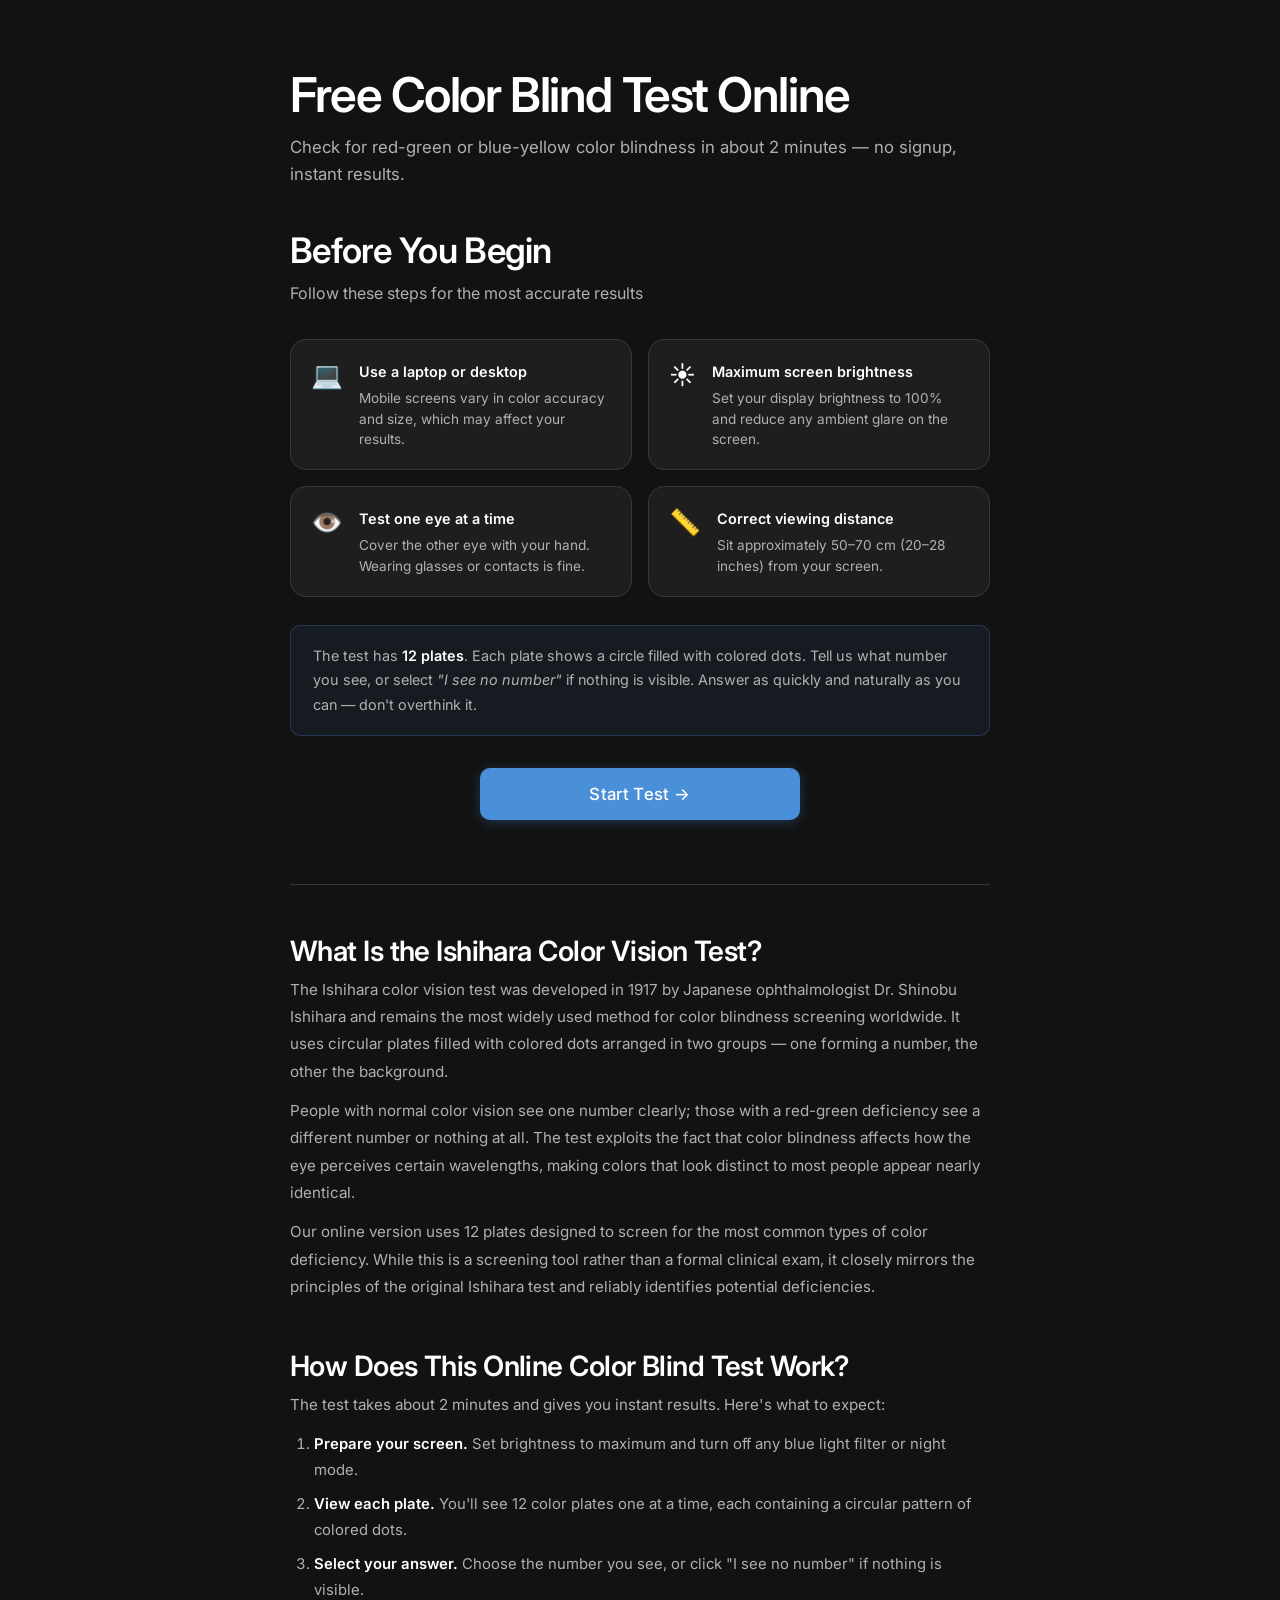
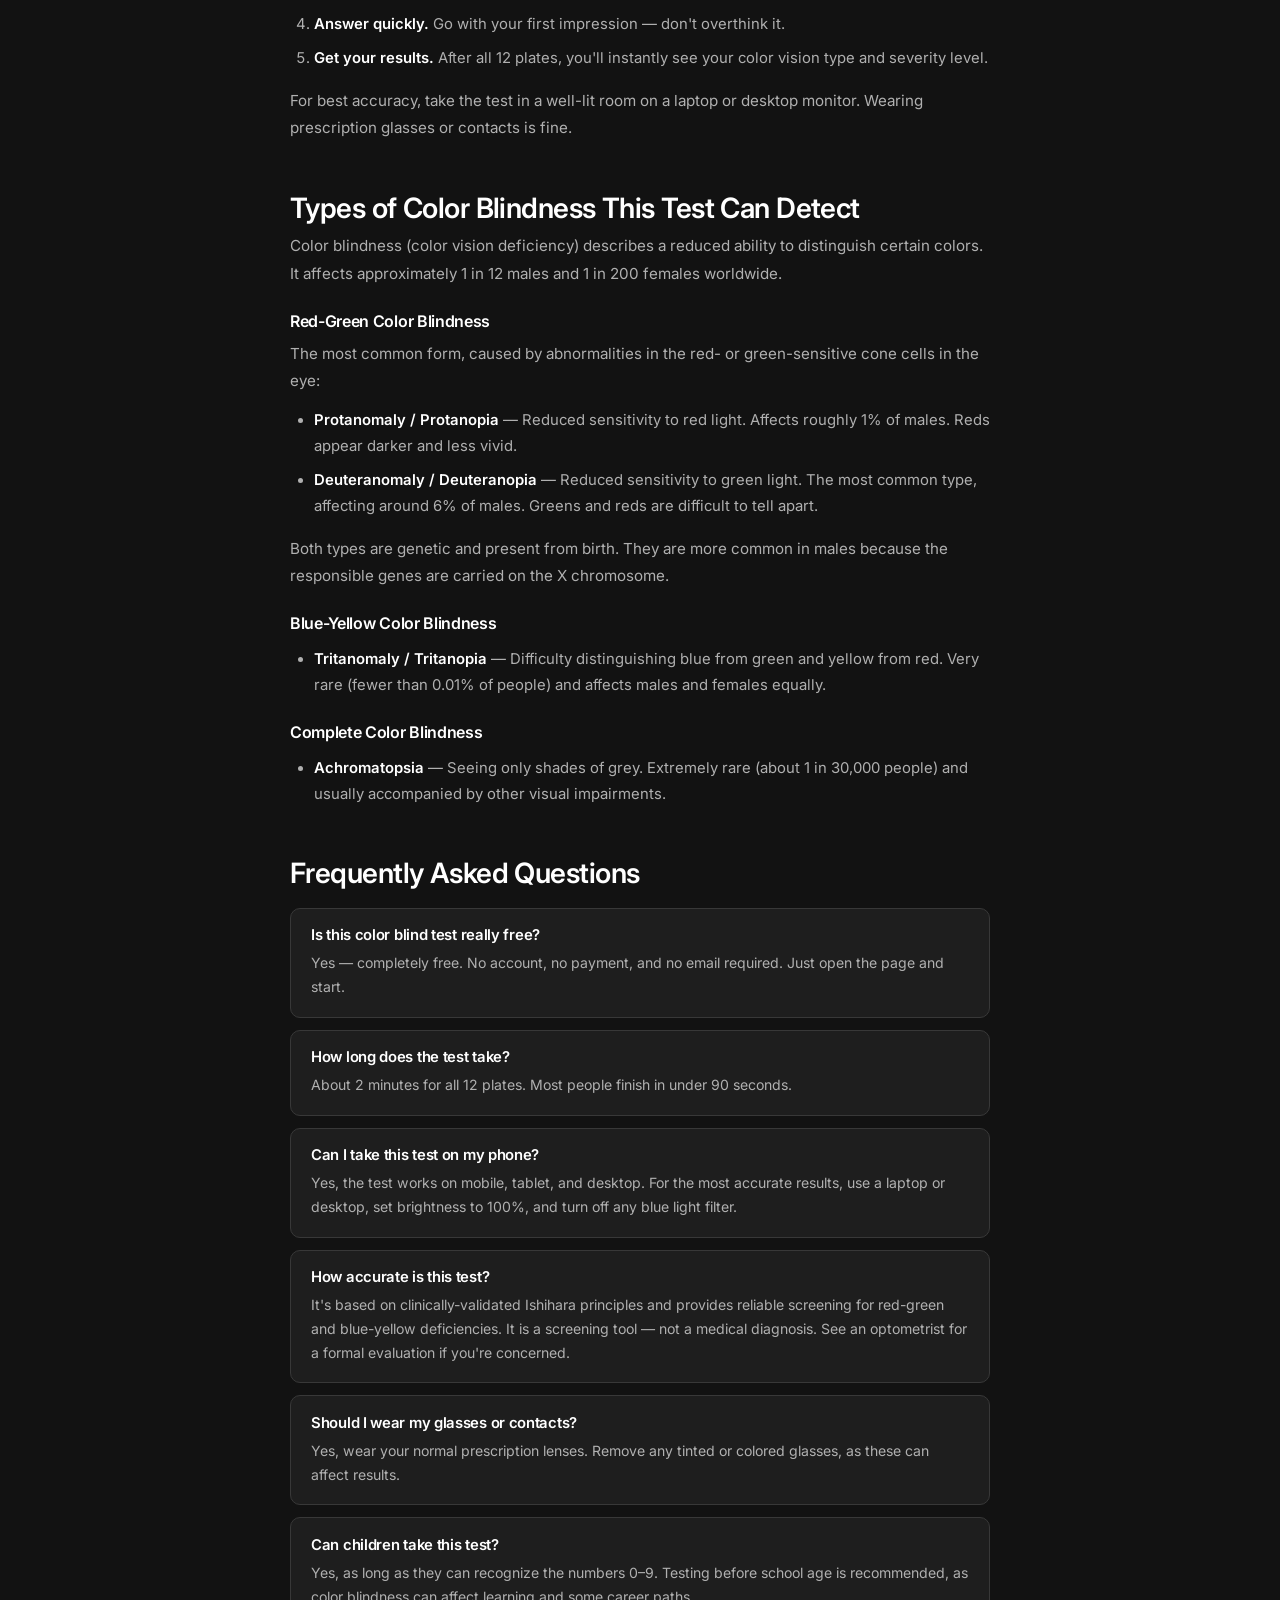
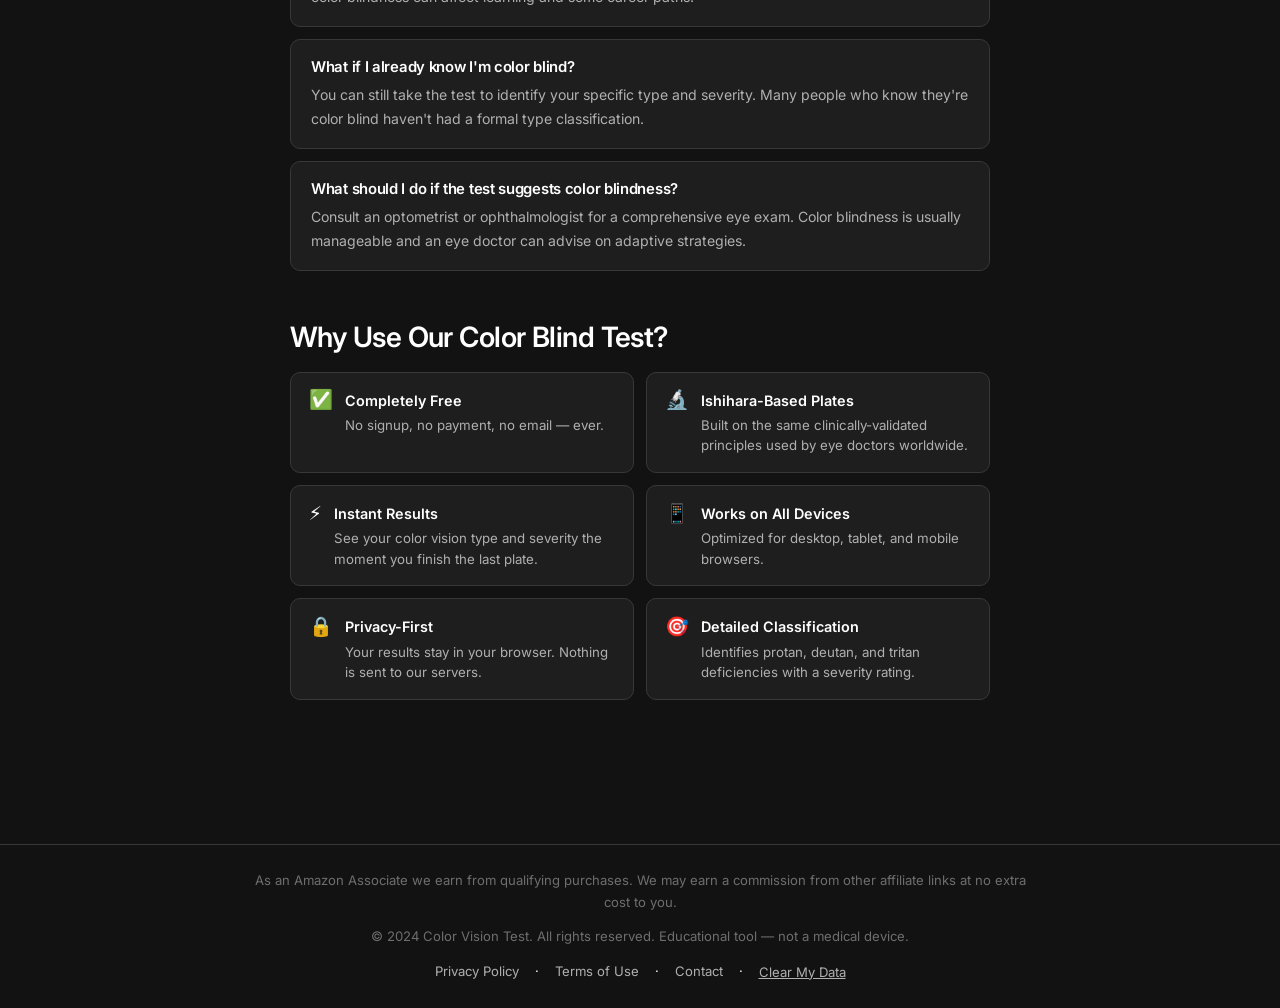
<file: index.html>
<!DOCTYPE html>
<html lang="en">
<head>
  <!-- Google tag (gtag.js) -->
  <script async src="https://www.googletagmanager.com/gtag/js?id=G-MGB1297CVP"></script>
  <script>
    window.dataLayer = window.dataLayer || [];
    function gtag(){dataLayer.push(arguments);}
    gtag('js', new Date());
    gtag('config', 'G-MGB1297CVP');
  </script>
  <script async src="https://pagead2.googlesyndication.com/pagead/js/adsbygoogle.js?client=ca-pub-2127916794477434"
       crossorigin="anonymous"></script>
  <meta charset="UTF-8">
  <meta name="viewport" content="width=device-width, initial-scale=1.0">
  <title>Free Color Blind Test Online | Ishihara Color Vision Screening — No Signup</title>
  <meta name="description" content="Take our free Ishihara-based color vision test. Check for red-green color blindness in 2 minutes. 12 plates, instant results, no signup required. Works on mobile and desktop.">
  <meta name="keywords" content="color blind test, color vision test, ishihara test, red green color blindness, free eye test, color blindness screening, online ishihara test">
  <meta name="robots" content="index, follow">
  <link rel="canonical" href="https://colorblindtext.netlify.app/">
  <!-- Open Graph -->
  <meta property="og:title" content="Free Color Blind Test Online | Ishihara Color Vision Screening">
  <meta property="og:description" content="Check for red-green color blindness in 2 minutes. No signup, instant results.">
  <meta property="og:url" content="https://colorblindtext.netlify.app/">
  <meta property="og:type" content="website">
  <meta property="og:site_name" content="Color Blind Test">
  <!-- Twitter Card -->
  <meta name="twitter:card" content="summary_large_image">
  <meta name="twitter:title" content="Free Color Blind Test Online | Ishihara Screening">
  <meta name="twitter:description" content="Check for red-green color blindness in 2 minutes. No signup, instant results.">
  <link rel="preconnect" href="https://fonts.googleapis.com">
  <link rel="preconnect" href="https://fonts.gstatic.com" crossorigin>
  <link href="https://fonts.googleapis.com/css2?family=Inter:wght@300;400;500;600;700&display=swap" rel="stylesheet">
  <link rel="stylesheet" href="style.css">
  <link rel="icon" href="data:image/svg+xml,<svg xmlns=%22http://www.w3.org/2000/svg%22 viewBox=%220 0 100 100%22><text y=%22.9em%22 font-size=%2290%22>👁️</text></svg>">
  <!-- Structured Data: WebApplication -->
  <script type="application/ld+json">
  {
    "@context": "https://schema.org",
    "@type": "WebApplication",
    "name": "Free Color Blind Test",
    "url": "https://colorblindtext.netlify.app/",
    "description": "Free online Ishihara color vision test. Check for red-green color blindness in 2 minutes. No signup required.",
    "applicationCategory": "HealthApplication",
    "operatingSystem": "All",
    "offers": {
      "@type": "Offer",
      "price": "0",
      "priceCurrency": "USD"
    },
    "author": {
      "@type": "Organization",
      "name": "Color Blind Test"
    }
  }
  </script>
  <!-- Structured Data: FAQ -->
  <script type="application/ld+json">
  {
    "@context": "https://schema.org",
    "@type": "FAQPage",
    "mainEntity": [
      {
        "@type": "Question",
        "name": "Is this color blind test really free?",
        "acceptedAnswer": { "@type": "Answer", "text": "Yes. No signup, no payment, no email required. Results are instant." }
      },
      {
        "@type": "Question",
        "name": "How long does the color vision test take?",
        "acceptedAnswer": { "@type": "Answer", "text": "About 2 minutes for all 12 plates." }
      },
      {
        "@type": "Question",
        "name": "Can I take this test on my phone?",
        "acceptedAnswer": { "@type": "Answer", "text": "Yes, our test works on mobile, tablet, and desktop. For best results, set your screen brightness to maximum and turn off blue light filters." }
      },
      {
        "@type": "Question",
        "name": "How accurate is this color blindness test?",
        "acceptedAnswer": { "@type": "Answer", "text": "Our test is based on clinically-validated Ishihara plates and screens for red-green color vision deficiencies with high accuracy. This is a screening tool, not a medical diagnosis. Consult an eye doctor for a comprehensive evaluation." }
      },
      {
        "@type": "Question",
        "name": "What types of color blindness can this test detect?",
        "acceptedAnswer": { "@type": "Answer", "text": "Our test screens for protanomaly (red weakness), deuteranomaly (green weakness), and tritanomaly (blue-yellow weakness). Red-green deficiencies are the most common." }
      },
      {
        "@type": "Question",
        "name": "Should I wear my glasses for the test?",
        "acceptedAnswer": { "@type": "Answer", "text": "Yes, wear your normal corrective lenses. Remove any tinted or colored glasses." }
      },
      {
        "@type": "Question",
        "name": "Can children take this test?",
        "acceptedAnswer": { "@type": "Answer", "text": "Yes, as long as they can recognize numbers 0-9. Color blindness testing is recommended before starting school." }
      },
      {
        "@type": "Question",
        "name": "What should I do if the test suggests color blindness?",
        "acceptedAnswer": { "@type": "Answer", "text": "Consult an optometrist or ophthalmologist for a comprehensive eye exam." }
      }
    ]
  }
  </script>
</head>
<body>
  <a href="#main-content" class="skip-link">Skip to main content</a>

  <!-- ═══════════════════════════════════════ -->
  <!-- MAIN CONTENT                           -->
  <!-- ═══════════════════════════════════════ -->
  <main id="main-content">

    <!-- PAGE 2: INSTRUCTIONS -->
    <section id="instructions-screen" class="screen hidden" aria-labelledby="site-h1">
      <div class="screen-inner">

        <div id="prev-result-banner" class="prev-result-banner hidden" role="status" aria-live="polite">
          <span class="banner-icon" aria-hidden="true">📋</span>
          <span id="prev-result-text"></span>
          <button id="dismiss-banner-btn" class="btn-text" aria-label="Dismiss previous result notice">Dismiss</button>
        </div>

        <h1 id="site-h1" class="site-h1">Free Color Blind Test Online</h1>
        <p class="hero-subtitle">Check for red-green or blue-yellow color blindness in about 2 minutes — no signup, instant results.</p>

        <h2 id="instructions-title">Before You Begin</h2>
        <p class="screen-subtitle">Follow these steps for the most accurate results</p>

        <div class="instruction-cards" role="list">
          <div class="instruction-card" role="listitem">
            <span class="card-icon" aria-hidden="true">💻</span>
            <div>
              <strong>Use a laptop or desktop</strong>
              <p>Mobile screens vary in color accuracy and size, which may affect your results.</p>
            </div>
          </div>
          <div class="instruction-card" role="listitem">
            <span class="card-icon" aria-hidden="true">☀️</span>
            <div>
              <strong>Maximum screen brightness</strong>
              <p>Set your display brightness to 100% and reduce any ambient glare on the screen.</p>
            </div>
          </div>
          <div class="instruction-card" role="listitem">
            <span class="card-icon" aria-hidden="true">👁️</span>
            <div>
              <strong>Test one eye at a time</strong>
              <p>Cover the other eye with your hand. Wearing glasses or contacts is fine.</p>
            </div>
          </div>
          <div class="instruction-card" role="listitem">
            <span class="card-icon" aria-hidden="true">📏</span>
            <div>
              <strong>Correct viewing distance</strong>
              <p>Sit approximately 50–70 cm (20–28 inches) from your screen.</p>
            </div>
          </div>
        </div>

        <div class="test-info-box">
          <p>The test has <strong>12 plates</strong>. Each plate shows a circle filled with colored dots. Tell us what number you see, or select <em>"I see no number"</em> if nothing is visible. Answer as quickly and naturally as you can — don't overthink it.</p>
        </div>

        <button id="start-test-btn" class="btn btn-primary btn-large" aria-label="Start the color vision test now">
          Start Test →
        </button>

        <!-- SEO content — informational sections for visitors who want to learn more -->
        <div class="seo-content">

          <section class="seo-section" aria-labelledby="seo-what-heading">
            <h2 id="seo-what-heading">What Is the Ishihara Color Vision Test?</h2>
            <p>The Ishihara color vision test was developed in 1917 by Japanese ophthalmologist Dr. Shinobu Ishihara and remains the most widely used method for color blindness screening worldwide. It uses circular plates filled with colored dots arranged in two groups — one forming a number, the other the background.</p>
            <p>People with normal color vision see one number clearly; those with a red-green deficiency see a different number or nothing at all. The test exploits the fact that color blindness affects how the eye perceives certain wavelengths, making colors that look distinct to most people appear nearly identical.</p>
            <p>Our online version uses 12 plates designed to screen for the most common types of color deficiency. While this is a screening tool rather than a formal clinical exam, it closely mirrors the principles of the original Ishihara test and reliably identifies potential deficiencies.</p>
          </section>

          <section class="seo-section" aria-labelledby="seo-how-heading">
            <h2 id="seo-how-heading">How Does This Online Color Blind Test Work?</h2>
            <p>The test takes about 2 minutes and gives you instant results. Here's what to expect:</p>
            <ol>
              <li><strong>Prepare your screen.</strong> Set brightness to maximum and turn off any blue light filter or night mode.</li>
              <li><strong>View each plate.</strong> You'll see 12 color plates one at a time, each containing a circular pattern of colored dots.</li>
              <li><strong>Select your answer.</strong> Choose the number you see, or click "I see no number" if nothing is visible.</li>
              <li><strong>Answer quickly.</strong> Go with your first impression — don't overthink it.</li>
              <li><strong>Get your results.</strong> After all 12 plates, you'll instantly see your color vision type and severity level.</li>
            </ol>
            <p>For best accuracy, take the test in a well-lit room on a laptop or desktop monitor. Wearing prescription glasses or contacts is fine.</p>
          </section>

          <section class="seo-section" aria-labelledby="seo-types-heading">
            <h2 id="seo-types-heading">Types of Color Blindness This Test Can Detect</h2>
            <p>Color blindness (color vision deficiency) describes a reduced ability to distinguish certain colors. It affects approximately 1 in 12 males and 1 in 200 females worldwide.</p>
            <h3>Red-Green Color Blindness</h3>
            <p>The most common form, caused by abnormalities in the red- or green-sensitive cone cells in the eye:</p>
            <ul>
              <li><strong>Protanomaly / Protanopia</strong> — Reduced sensitivity to red light. Affects roughly 1% of males. Reds appear darker and less vivid.</li>
              <li><strong>Deuteranomaly / Deuteranopia</strong> — Reduced sensitivity to green light. The most common type, affecting around 6% of males. Greens and reds are difficult to tell apart.</li>
            </ul>
            <p>Both types are genetic and present from birth. They are more common in males because the responsible genes are carried on the X chromosome.</p>
            <h3>Blue-Yellow Color Blindness</h3>
            <ul>
              <li><strong>Tritanomaly / Tritanopia</strong> — Difficulty distinguishing blue from green and yellow from red. Very rare (fewer than 0.01% of people) and affects males and females equally.</li>
            </ul>
            <h3>Complete Color Blindness</h3>
            <ul>
              <li><strong>Achromatopsia</strong> — Seeing only shades of grey. Extremely rare (about 1 in 30,000 people) and usually accompanied by other visual impairments.</li>
            </ul>
          </section>

          <section class="seo-section" aria-labelledby="seo-faq-heading">
            <h2 id="seo-faq-heading">Frequently Asked Questions</h2>
            <div class="faq-list">
              <div class="faq-item">
                <h3>Is this color blind test really free?</h3>
                <p>Yes — completely free. No account, no payment, and no email required. Just open the page and start.</p>
              </div>
              <div class="faq-item">
                <h3>How long does the test take?</h3>
                <p>About 2 minutes for all 12 plates. Most people finish in under 90 seconds.</p>
              </div>
              <div class="faq-item">
                <h3>Can I take this test on my phone?</h3>
                <p>Yes, the test works on mobile, tablet, and desktop. For the most accurate results, use a laptop or desktop, set brightness to 100%, and turn off any blue light filter.</p>
              </div>
              <div class="faq-item">
                <h3>How accurate is this test?</h3>
                <p>It's based on clinically-validated Ishihara principles and provides reliable screening for red-green and blue-yellow deficiencies. It is a screening tool — not a medical diagnosis. See an optometrist for a formal evaluation if you're concerned.</p>
              </div>
              <div class="faq-item">
                <h3>Should I wear my glasses or contacts?</h3>
                <p>Yes, wear your normal prescription lenses. Remove any tinted or colored glasses, as these can affect results.</p>
              </div>
              <div class="faq-item">
                <h3>Can children take this test?</h3>
                <p>Yes, as long as they can recognize the numbers 0–9. Testing before school age is recommended, as color blindness can affect learning and some career paths.</p>
              </div>
              <div class="faq-item">
                <h3>What if I already know I'm color blind?</h3>
                <p>You can still take the test to identify your specific type and severity. Many people who know they're color blind haven't had a formal type classification.</p>
              </div>
              <div class="faq-item">
                <h3>What should I do if the test suggests color blindness?</h3>
                <p>Consult an optometrist or ophthalmologist for a comprehensive eye exam. Color blindness is usually manageable and an eye doctor can advise on adaptive strategies.</p>
              </div>
            </div>
          </section>

          <section class="seo-section" aria-labelledby="seo-why-heading">
            <h2 id="seo-why-heading">Why Use Our Color Blind Test?</h2>
            <div class="why-grid">
              <div class="why-item">
                <span class="why-icon" aria-hidden="true">✅</span>
                <div><strong>Completely Free</strong><p>No signup, no payment, no email — ever.</p></div>
              </div>
              <div class="why-item">
                <span class="why-icon" aria-hidden="true">🔬</span>
                <div><strong>Ishihara-Based Plates</strong><p>Built on the same clinically-validated principles used by eye doctors worldwide.</p></div>
              </div>
              <div class="why-item">
                <span class="why-icon" aria-hidden="true">⚡</span>
                <div><strong>Instant Results</strong><p>See your color vision type and severity the moment you finish the last plate.</p></div>
              </div>
              <div class="why-item">
                <span class="why-icon" aria-hidden="true">📱</span>
                <div><strong>Works on All Devices</strong><p>Optimized for desktop, tablet, and mobile browsers.</p></div>
              </div>
              <div class="why-item">
                <span class="why-icon" aria-hidden="true">🔒</span>
                <div><strong>Privacy-First</strong><p>Your results stay in your browser. Nothing is sent to our servers.</p></div>
              </div>
              <div class="why-item">
                <span class="why-icon" aria-hidden="true">🎯</span>
                <div><strong>Detailed Classification</strong><p>Identifies protan, deutan, and tritan deficiencies with a severity rating.</p></div>
              </div>
            </div>
          </section>

        </div><!-- end .seo-content -->
      </div>
    </section>

    <!-- PAGE 3: THE TEST -->
    <section id="test-screen" class="screen hidden" aria-label="Color vision test">
      <div class="test-layout">

        <div class="test-progress-area">
          <div class="progress-info">
            <span id="progress-text" aria-live="polite" aria-atomic="true">Plate 1 of 12</span>
          </div>
          <div class="progress-track" role="progressbar" aria-valuemin="0" aria-valuemax="12" aria-valuenow="1" aria-label="Test progress">
            <div class="progress-fill" id="progress-fill"></div>
          </div>
        </div>

        <div class="plate-area" id="plate-area">
          <div id="plate-container" class="plate-container">
            <canvas
              id="plate-canvas"
              width="400"
              height="400"
              role="img"
              aria-label="Ishihara-style color vision test plate — look for a number formed by dots"
            ></canvas>
          </div>
        </div>

        <div class="answer-area">
          <p class="answer-prompt" id="answer-prompt">What number do you see in the plate?</p>
          <div id="answer-buttons" class="answer-buttons" role="group" aria-labelledby="answer-prompt"></div>
        </div>

      </div>
    </section>

    <!-- PAGE 4: RESULTS -->
    <section id="results-screen" class="screen hidden" aria-labelledby="results-title">
      <div class="results-layout">

        <!-- Result Header -->
        <div class="results-header">
          <div id="results-badge" class="results-badge" aria-hidden="true"></div>
          <h2 id="results-title" class="results-title">Your Results</h2>
          <p id="results-subtitle" class="results-subtitle"></p>
        </div>

        <!-- Severity Bar -->
        <div class="severity-section" aria-label="Color vision severity indicator">
          <h3 class="section-heading">Severity Spectrum</h3>
          <div class="severity-bar-outer">
            <div class="severity-bar-labels" aria-hidden="true">
              <span>Normal</span>
              <span>Mild</span>
              <span>Moderate</span>
              <span>Strong</span>
            </div>
            <div class="severity-track" role="img" id="severity-track" aria-label="Severity position indicator">
              <div class="severity-gradient"></div>
              <div id="severity-marker" class="severity-marker">
                <div class="marker-pin"></div>
                <div class="marker-label" id="marker-label"></div>
              </div>
            </div>
          </div>
        </div>

        <!-- Results Grid: Type Info + Summary -->
        <div class="results-grid">

          <!-- Type Detail Card -->
          <div id="type-detail" class="type-detail-card hidden">
            <h3 class="section-heading">Deficiency Type</h3>
            <div id="type-content"></div>
          </div>

          <!-- Normal Card -->
          <div id="normal-detail" class="normal-detail-card hidden">
            <div class="check-circle" aria-hidden="true">✓</div>
            <h3>Normal Color Vision</h3>
            <p id="normal-detail-text"></p>
          </div>

          <!-- Score Breakdown -->
          <div class="breakdown-card">
            <h3 class="section-heading">Response Breakdown</h3>
            <div id="breakdown-content" class="breakdown-content"></div>
          </div>

        </div>

        <!-- Products (shown if deficiency) -->
        <div id="products-section" class="products-section hidden">
          <div class="products-header">
            <h3 class="section-heading">Products That May Help</h3>
            <span class="ad-badge">Affiliate / Ad</span>
          </div>
          <div class="products-grid">
            <div class="product-card">
              <div class="product-icon" aria-hidden="true">🕶️</div>
              <div>
                <h4>EnChroma Glasses</h4>
                <p>Lens technology designed to enhance color perception for people with red-green color deficiency.</p>
                <a href="https://enchroma.com?ref=YOUR_ENCHROMA_AFFILIATE_ID" target="_blank" rel="noopener sponsored" class="btn btn-outline btn-sm" aria-label="Visit EnChroma website (opens in new tab)">View on EnChroma ↗</a>
              </div>
            </div>
            <div class="product-card">
              <div class="product-icon" aria-hidden="true">👓</div>
              <div>
                <h4>Pilestone Glasses</h4>
                <p>Affordable color-correcting lenses available for multiple types of color vision deficiency.</p>
                <a href="https://www.amazon.com/s?k=pilestone+color+blind+glasses&tag=colorvisionte-20" target="_blank" rel="noopener sponsored" class="btn btn-outline btn-sm" aria-label="View Pilestone glasses on Amazon (opens in new tab)">View on Amazon ↗</a>
              </div>
            </div>
          </div>
        </div>

        <!-- Email Capture -->
        <div class="email-section">
          <h3>Get a Detailed Report</h3>
          <p>Receive your full results and eye health tips by email. Unsubscribe anytime.</p>
          <form id="email-form" class="email-form" novalidate>
            <div class="email-row">
              <label for="email-input" class="visually-hidden">Your email address</label>
              <input
                type="email"
                id="email-input"
                name="email"
                placeholder="your@email.com"
                autocomplete="email"
                aria-label="Enter your email address to receive your results"
              >
              <button type="submit" class="btn btn-secondary" id="email-submit-btn">Send Report</button>
            </div>
            <p id="email-form-msg" class="email-msg" role="status" aria-live="polite"></p>
            <p class="email-fine-print">Sent via Formspree. No spam, unsubscribe anytime. <a href="privacy.html">Privacy Policy</a></p>
          </form>
        </div>

        <!-- Share -->
        <div class="share-section">
          <h3 class="section-heading">Share This Test</h3>
          <div class="share-buttons" role="group" aria-label="Share options">
            <button id="copy-link-btn" class="btn btn-outline" aria-label="Copy link to clipboard">
              📋 Copy Link
            </button>
            <a id="twitter-share-btn" href="#" class="btn btn-outline" target="_blank" rel="noopener noreferrer" aria-label="Share on Twitter (opens in new tab)">
              𝕏 Twitter
            </a>
            <a id="facebook-share-btn" href="#" class="btn btn-outline" target="_blank" rel="noopener noreferrer" aria-label="Share on Facebook (opens in new tab)">
              Facebook
            </a>
            <a id="whatsapp-share-btn" href="#" class="btn btn-outline whatsapp-only" target="_blank" rel="noopener noreferrer" aria-label="Share on WhatsApp (opens in new tab)">
              WhatsApp
            </a>
          </div>
          <span id="copy-confirm" class="copy-confirm" role="status" aria-live="polite"></span>
        </div>

        <!-- Actions -->
        <div class="action-buttons">
          <button id="retake-btn" class="btn btn-primary" aria-label="Retake the color vision test from the beginning">
            Take Test Again
          </button>
          <a
            href="https://www.google.com/maps/search/optometrist+near+me"
            target="_blank"
            rel="noopener noreferrer"
            class="btn btn-secondary"
            aria-label="Find an optometrist near you on Google Maps (opens in new tab)"
          >
            Find an Eye Doctor
          </a>
          <a
            href="https://en.wikipedia.org/wiki/Color_blindness"
            target="_blank"
            rel="noopener noreferrer"
            class="btn btn-outline"
            aria-label="Learn more about color blindness on Wikipedia (opens in new tab)"
          >
            Learn More
          </a>
        </div>

        <!-- Medical disclaimer on results -->
        <div class="result-disclaimer" role="note">
          <span class="disclaimer-icon" aria-hidden="true">⚠️</span>
          <p>This is a screening tool, not a medical diagnosis. Please consult a qualified eye care professional for a comprehensive examination of your color vision.</p>
        </div>

      </div>
    </section>

  </main>

  <!-- FOOTER (hidden during test) -->
  <footer id="site-footer" class="site-footer hidden">
    <div class="footer-inner">
      <p class="footer-disclosure">As an Amazon Associate we earn from qualifying purchases. We may earn a commission from other affiliate links at no extra cost to you.</p>
      <p>© 2024 Color Vision Test. All rights reserved. <span class="footer-note">Educational tool — not a medical device.</span></p>
      <nav aria-label="Footer links">
        <a href="privacy.html">Privacy Policy</a>
        <span aria-hidden="true">·</span>
        <a href="terms.html">Terms of Use</a>
        <span aria-hidden="true">·</span>
        <a href="mailto:contact@colorvisiontest.example.com">Contact</a>
        <span aria-hidden="true">·</span>
        <button id="clear-data-btn" class="btn-text" aria-label="Clear all test data stored in your browser">Clear My Data</button>
      </nav>
    </div>
  </footer>

  <script src="app.js"></script>
</body>
</html>
</file>
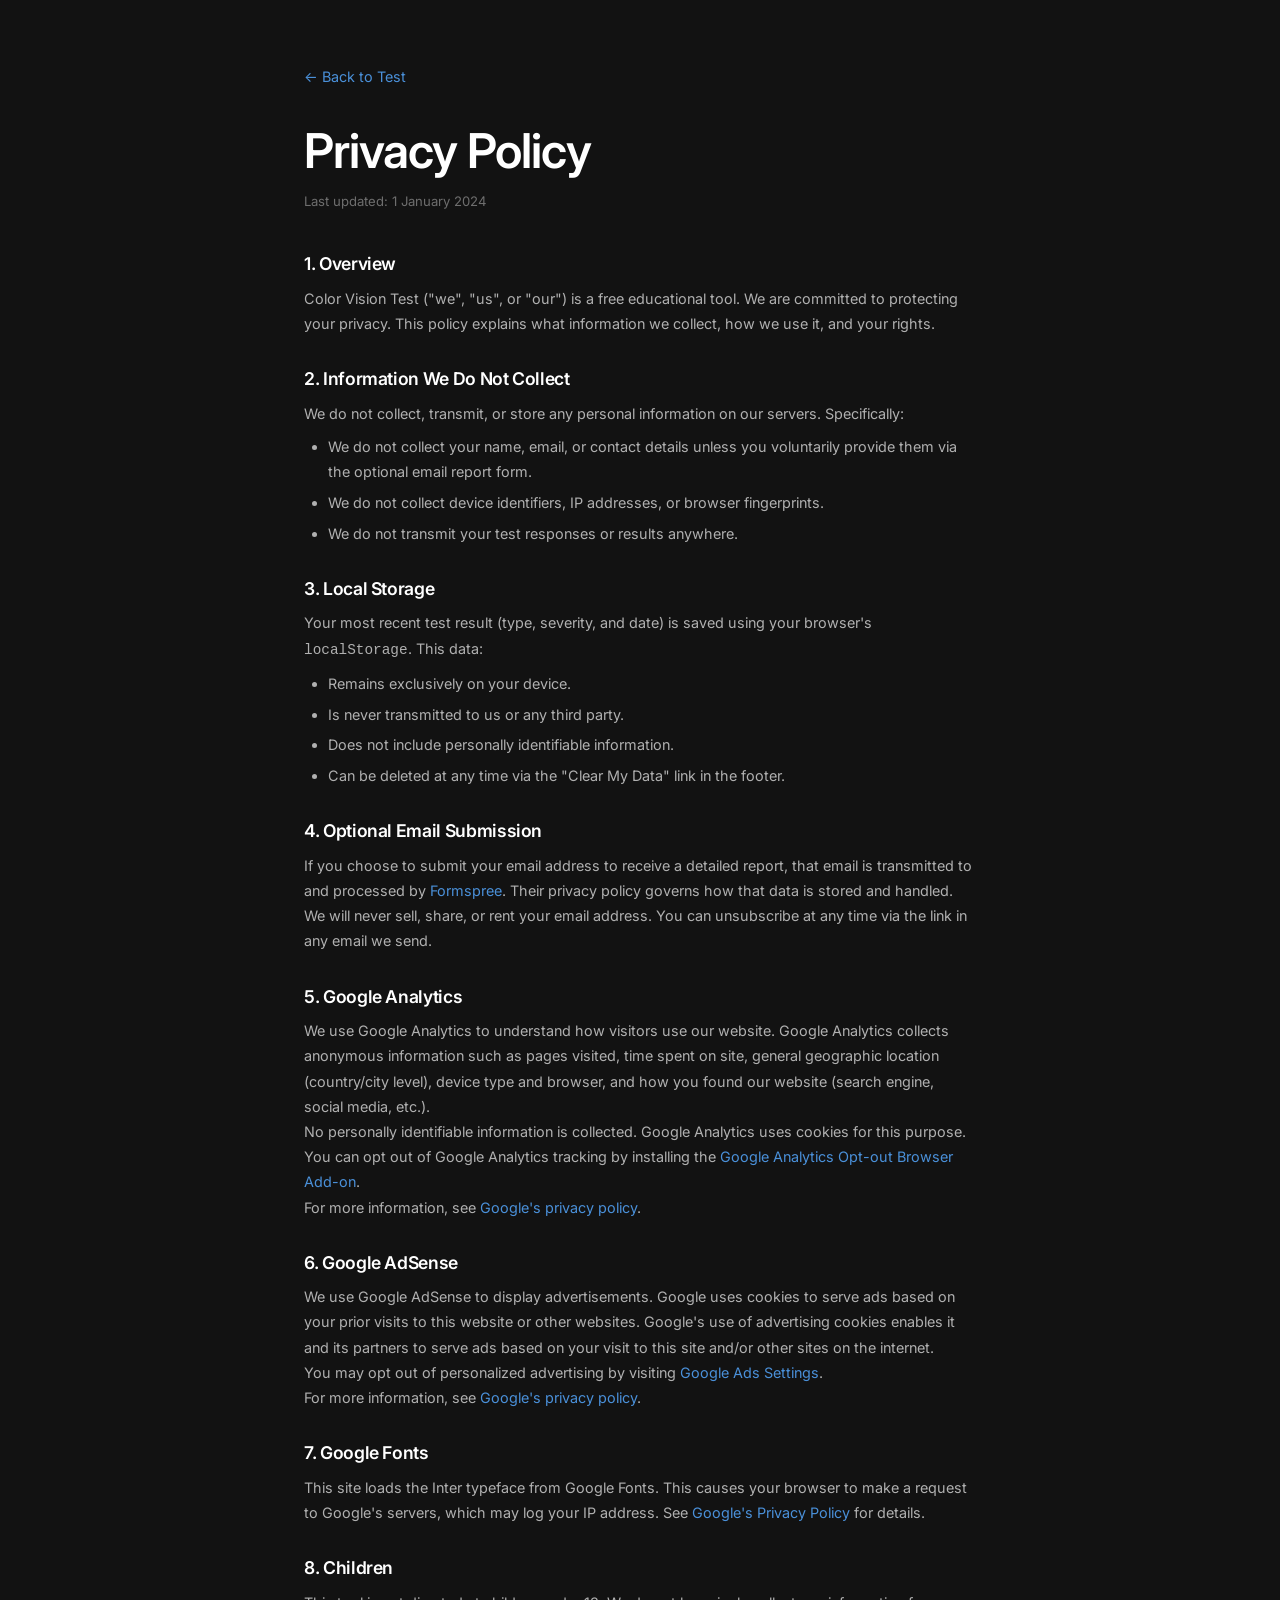
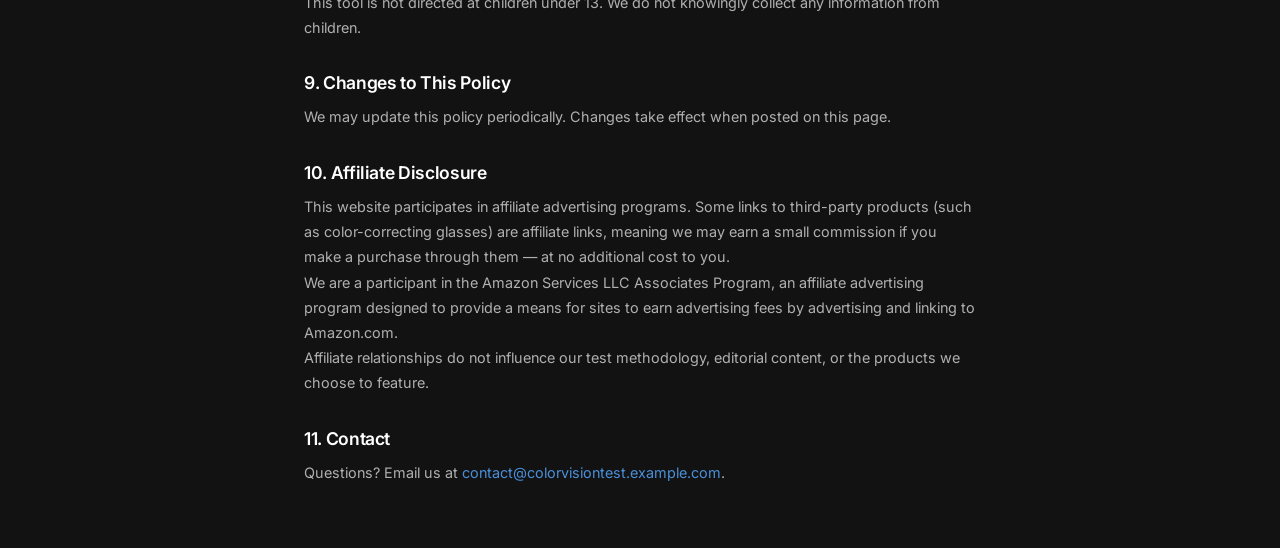
<file: privacy.html>
<!DOCTYPE html>
<html lang="en">
<head>
  <meta charset="UTF-8">
  <meta name="viewport" content="width=device-width, initial-scale=1.0">
  <title>Privacy Policy — Color Vision Test</title>
  <link rel="preconnect" href="https://fonts.googleapis.com">
  <link href="https://fonts.googleapis.com/css2?family=Inter:wght@300;400;500;600;700&display=swap" rel="stylesheet">
  <link rel="stylesheet" href="style.css">
  <link rel="icon" href="data:image/svg+xml,<svg xmlns=%22http://www.w3.org/2000/svg%22 viewBox=%220 0 100 100%22><text y=%22.9em%22 font-size=%2290%22>👁️</text></svg>">
  <style>
    .doc-page { max-width: 720px; margin: 0 auto; padding: clamp(2rem,5vw,4rem) 1.5rem; }
    .doc-page h1 { margin-bottom: 0.5rem; }
    .doc-page .meta { font-size:0.82rem; color:var(--text-muted); margin-bottom:2.5rem; }
    .doc-page h2 { font-size:1.1rem; margin:2rem 0 0.6rem; color:var(--text-primary); }
    .doc-page p, .doc-page li { font-size:0.9rem; color:var(--text-secondary); line-height:1.75; }
    .doc-page ul { padding-left:1.5rem; margin:0.5rem 0; }
    .doc-page li { margin-bottom:0.35rem; }
    .back-link { display:inline-flex; align-items:center; gap:0.4em; margin-bottom:2rem; color:var(--accent); font-size:0.9rem; }
  </style>
</head>
<body>
  <div class="doc-page">
    <a href="index.html" class="back-link">← Back to Test</a>
    <h1>Privacy Policy</h1>
    <p class="meta">Last updated: 1 January 2024</p>

    <h2>1. Overview</h2>
    <p>Color Vision Test ("we", "us", or "our") is a free educational tool. We are committed to protecting your privacy. This policy explains what information we collect, how we use it, and your rights.</p>

    <h2>2. Information We Do Not Collect</h2>
    <p>We do not collect, transmit, or store any personal information on our servers. Specifically:</p>
    <ul>
      <li>We do not collect your name, email, or contact details unless you voluntarily provide them via the optional email report form.</li>
      <li>We do not collect device identifiers, IP addresses, or browser fingerprints.</li>
      <li>We do not transmit your test responses or results anywhere.</li>
    </ul>

    <h2>3. Local Storage</h2>
    <p>Your most recent test result (type, severity, and date) is saved using your browser's <code>localStorage</code>. This data:</p>
    <ul>
      <li>Remains exclusively on your device.</li>
      <li>Is never transmitted to us or any third party.</li>
      <li>Does not include personally identifiable information.</li>
      <li>Can be deleted at any time via the "Clear My Data" link in the footer.</li>
    </ul>

    <h2>4. Optional Email Submission</h2>
    <p>If you choose to submit your email address to receive a detailed report, that email is transmitted to and processed by <a href="https://formspree.io/legal/privacy-policy" target="_blank" rel="noopener noreferrer">Formspree</a>. Their privacy policy governs how that data is stored and handled. We will never sell, share, or rent your email address. You can unsubscribe at any time via the link in any email we send.</p>

    <h2>5. Google Analytics</h2>
    <p>We use Google Analytics to understand how visitors use our website. Google Analytics collects anonymous information such as pages visited, time spent on site, general geographic location (country/city level), device type and browser, and how you found our website (search engine, social media, etc.).</p>
    <p>No personally identifiable information is collected. Google Analytics uses cookies for this purpose.</p>
    <p>You can opt out of Google Analytics tracking by installing the <a href="https://tools.google.com/dlpage/gaoptout" target="_blank" rel="noopener noreferrer">Google Analytics Opt-out Browser Add-on</a>.</p>
    <p>For more information, see <a href="https://policies.google.com/privacy" target="_blank" rel="noopener noreferrer">Google's privacy policy</a>.</p>

    <h2>6. Google AdSense</h2>
    <p>We use Google AdSense to display advertisements. Google uses cookies to serve ads based on your prior visits to this website or other websites. Google's use of advertising cookies enables it and its partners to serve ads based on your visit to this site and/or other sites on the internet.</p>
    <p>You may opt out of personalized advertising by visiting <a href="https://www.google.com/settings/ads" target="_blank" rel="noopener noreferrer">Google Ads Settings</a>.</p>
    <p>For more information, see <a href="https://policies.google.com/technologies/ads" target="_blank" rel="noopener noreferrer">Google's privacy policy</a>.</p>

    <h2>7. Google Fonts</h2>
    <p>This site loads the Inter typeface from Google Fonts. This causes your browser to make a request to Google's servers, which may log your IP address. See <a href="https://policies.google.com/privacy" target="_blank" rel="noopener noreferrer">Google's Privacy Policy</a> for details.</p>

    <h2>8. Children</h2>
    <p>This tool is not directed at children under 13. We do not knowingly collect any information from children.</p>

    <h2>9. Changes to This Policy</h2>
    <p>We may update this policy periodically. Changes take effect when posted on this page.</p>

    <h2>10. Affiliate Disclosure</h2>
    <p>This website participates in affiliate advertising programs. Some links to third-party products (such as color-correcting glasses) are affiliate links, meaning we may earn a small commission if you make a purchase through them — at no additional cost to you.</p>
    <p>We are a participant in the Amazon Services LLC Associates Program, an affiliate advertising program designed to provide a means for sites to earn advertising fees by advertising and linking to Amazon.com.</p>
    <p>Affiliate relationships do not influence our test methodology, editorial content, or the products we choose to feature.</p>

    <h2>11. Contact</h2>
    <p>Questions? Email us at <a href="mailto:contact@colorvisiontest.example.com">contact@colorvisiontest.example.com</a>.</p>
  </div>
</body>
</html>
</file>
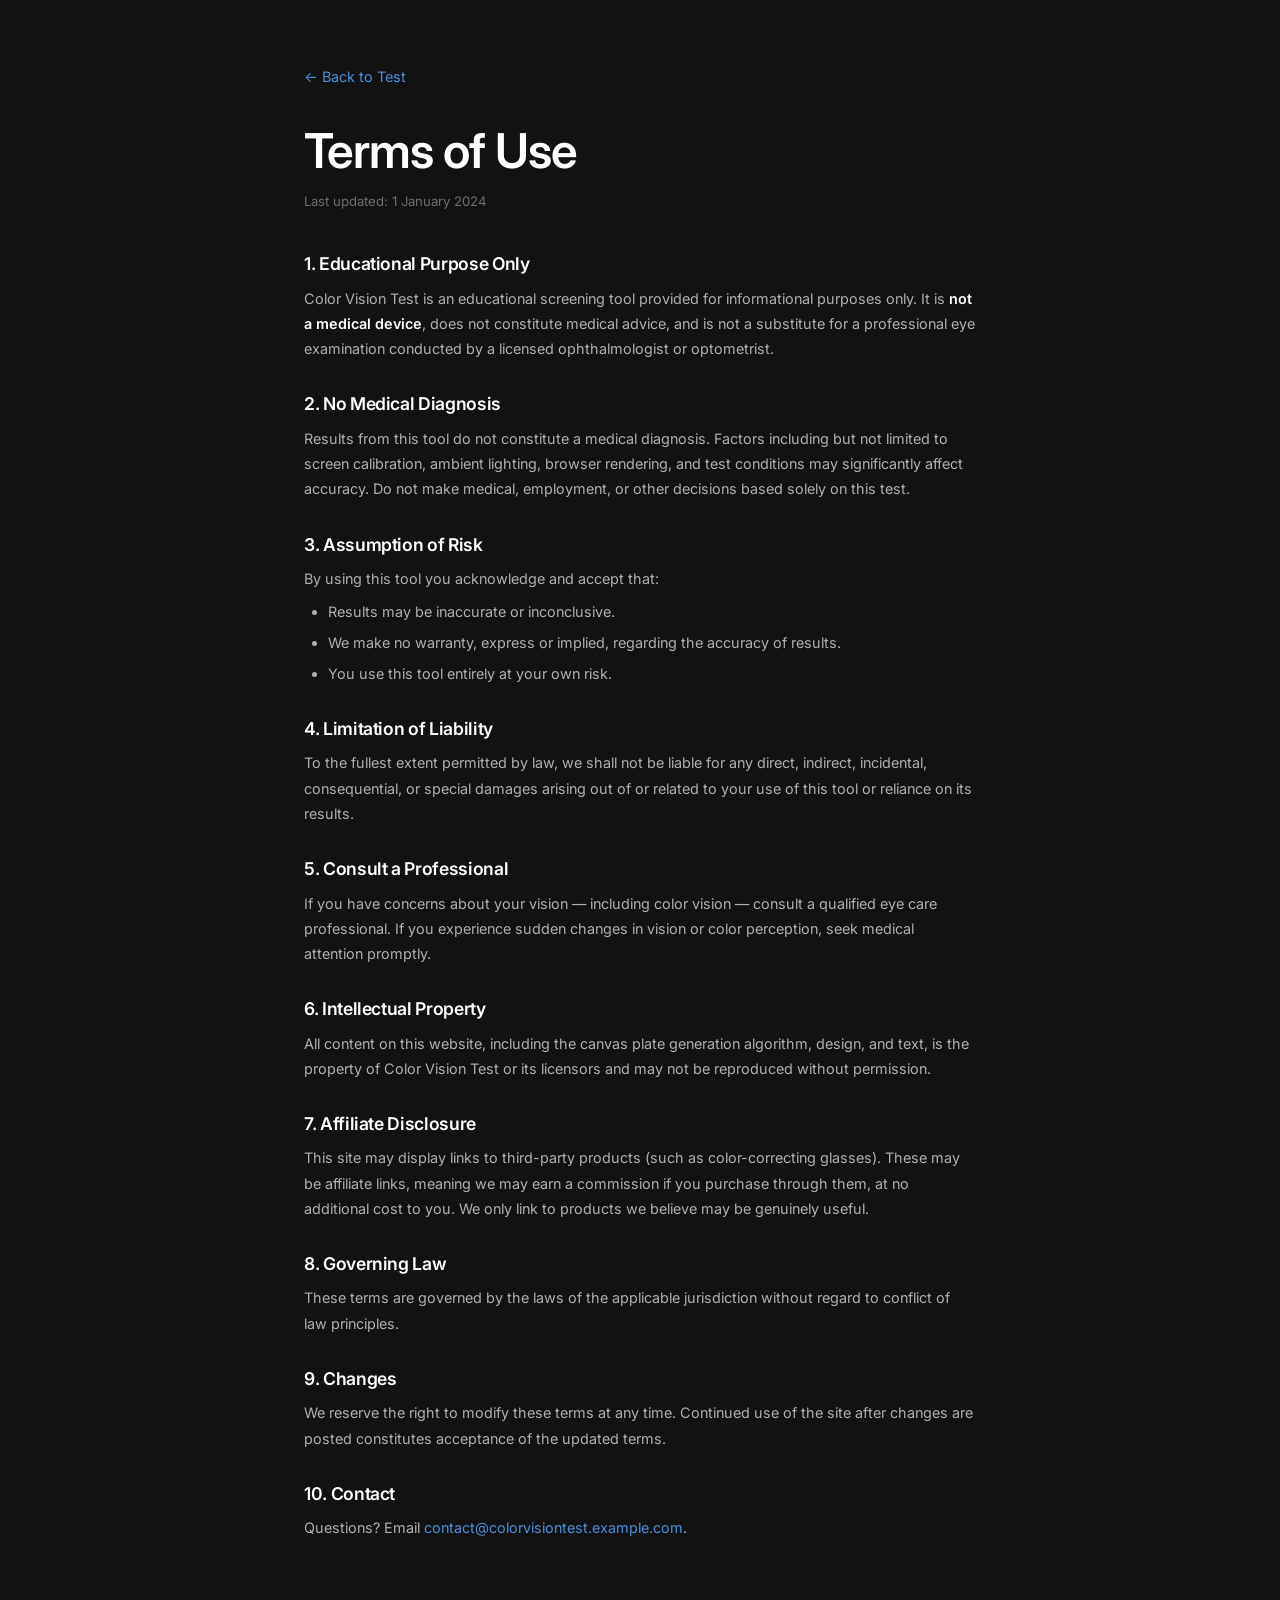
<file: terms.html>
<!DOCTYPE html>
<html lang="en">
<head>
  <meta charset="UTF-8">
  <meta name="viewport" content="width=device-width, initial-scale=1.0">
  <title>Terms of Use — Color Vision Test</title>
  <link rel="preconnect" href="https://fonts.googleapis.com">
  <link href="https://fonts.googleapis.com/css2?family=Inter:wght@300;400;500;600;700&display=swap" rel="stylesheet">
  <link rel="stylesheet" href="style.css">
  <link rel="icon" href="data:image/svg+xml,<svg xmlns=%22http://www.w3.org/2000/svg%22 viewBox=%220 0 100 100%22><text y=%22.9em%22 font-size=%2290%22>👁️</text></svg>">
  <style>
    .doc-page { max-width: 720px; margin: 0 auto; padding: clamp(2rem,5vw,4rem) 1.5rem; }
    .doc-page h1 { margin-bottom: 0.5rem; }
    .doc-page .meta { font-size:0.82rem; color:var(--text-muted); margin-bottom:2.5rem; }
    .doc-page h2 { font-size:1.1rem; margin:2rem 0 0.6rem; color:var(--text-primary); }
    .doc-page p, .doc-page li { font-size:0.9rem; color:var(--text-secondary); line-height:1.75; }
    .doc-page ul { padding-left:1.5rem; margin:0.5rem 0; }
    .doc-page li { margin-bottom:0.35rem; }
    .back-link { display:inline-flex; align-items:center; gap:0.4em; margin-bottom:2rem; color:var(--accent); font-size:0.9rem; }
  </style>
</head>
<body>
  <div class="doc-page">
    <a href="index.html" class="back-link">← Back to Test</a>
    <h1>Terms of Use</h1>
    <p class="meta">Last updated: 1 January 2024</p>

    <h2>1. Educational Purpose Only</h2>
    <p>Color Vision Test is an educational screening tool provided for informational purposes only. It is <strong>not a medical device</strong>, does not constitute medical advice, and is not a substitute for a professional eye examination conducted by a licensed ophthalmologist or optometrist.</p>

    <h2>2. No Medical Diagnosis</h2>
    <p>Results from this tool do not constitute a medical diagnosis. Factors including but not limited to screen calibration, ambient lighting, browser rendering, and test conditions may significantly affect accuracy. Do not make medical, employment, or other decisions based solely on this test.</p>

    <h2>3. Assumption of Risk</h2>
    <p>By using this tool you acknowledge and accept that:</p>
    <ul>
      <li>Results may be inaccurate or inconclusive.</li>
      <li>We make no warranty, express or implied, regarding the accuracy of results.</li>
      <li>You use this tool entirely at your own risk.</li>
    </ul>

    <h2>4. Limitation of Liability</h2>
    <p>To the fullest extent permitted by law, we shall not be liable for any direct, indirect, incidental, consequential, or special damages arising out of or related to your use of this tool or reliance on its results.</p>

    <h2>5. Consult a Professional</h2>
    <p>If you have concerns about your vision — including color vision — consult a qualified eye care professional. If you experience sudden changes in vision or color perception, seek medical attention promptly.</p>

    <h2>6. Intellectual Property</h2>
    <p>All content on this website, including the canvas plate generation algorithm, design, and text, is the property of Color Vision Test or its licensors and may not be reproduced without permission.</p>

    <h2>7. Affiliate Disclosure</h2>
    <p>This site may display links to third-party products (such as color-correcting glasses). These may be affiliate links, meaning we may earn a commission if you purchase through them, at no additional cost to you. We only link to products we believe may be genuinely useful.</p>

    <h2>8. Governing Law</h2>
    <p>These terms are governed by the laws of the applicable jurisdiction without regard to conflict of law principles.</p>

    <h2>9. Changes</h2>
    <p>We reserve the right to modify these terms at any time. Continued use of the site after changes are posted constitutes acceptance of the updated terms.</p>

    <h2>10. Contact</h2>
    <p>Questions? Email <a href="mailto:contact@colorvisiontest.example.com">contact@colorvisiontest.example.com</a>.</p>
  </div>
</body>
</html>
</file>
<file: style.css>
/* ═══════════════════════════════════════════
   COLOR VISION TEST — style.css
   ═══════════════════════════════════════════ */

/* ── Custom Properties ── */
:root {
  --bg:           #121212;
  --surface:      #1e1e1e;
  --surface-2:    #2a2a2a;
  --surface-3:    #333333;
  --border:       #383838;
  --accent:       #4a90d9;
  --accent-hover: #6aaaf0;
  --accent-glow:  rgba(74, 144, 217, 0.35);
  --success:      #4caf50;
  --warning:      #ff9800;
  --danger:       #f44336;
  --text-primary: #ffffff;
  --text-secondary: #b0b0b0;
  --text-muted:   #6e6e6e;
  --radius-sm:    6px;
  --radius-md:    10px;
  --radius-lg:    16px;
  --radius-xl:    24px;
  --shadow-sm:    0 2px 8px rgba(0,0,0,0.4);
  --shadow-md:    0 4px 20px rgba(0,0,0,0.5);
  --shadow-lg:    0 8px 40px rgba(0,0,0,0.6);
  --transition:   0.2s ease;
  --plate-size:   350px;
}

/* ── Reset ── */
*, *::before, *::after {
  box-sizing: border-box;
  margin: 0;
  padding: 0;
}

html {
  scroll-behavior: smooth;
  font-size: 16px;
  -webkit-text-size-adjust: 100%;
}

body {
  font-family: 'Inter', system-ui, -apple-system, sans-serif;
  background-color: var(--bg);
  color: var(--text-primary);
  line-height: 1.6;
  font-weight: 400;
  min-height: 100vh;
  overflow-x: hidden;
}

/* ── Accessibility Utilities ── */
.visually-hidden {
  position: absolute;
  width: 1px;
  height: 1px;
  padding: 0;
  margin: -1px;
  overflow: hidden;
  clip: rect(0, 0, 0, 0);
  white-space: nowrap;
  border-width: 0;
}

.skip-link {
  position: absolute;
  top: -100%;
  left: 1rem;
  z-index: 9999;
  padding: 0.75rem 1.25rem;
  background: var(--accent);
  color: #fff;
  font-weight: 600;
  border-radius: var(--radius-sm);
  text-decoration: none;
  transition: top 0.2s;
}
.skip-link:focus {
  top: 1rem;
}

/* ── Screen Visibility ── */
.screen {
  min-height: 100vh;
  display: flex;
  flex-direction: column;
}
.screen.hidden {
  display: none;
}
.hidden {
  display: none !important;
}

/* ── Focus States ── */
:focus-visible {
  outline: 2px solid var(--accent);
  outline-offset: 3px;
  border-radius: var(--radius-sm);
}

/* ── Typography ── */
h1, h2, h3, h4 {
  font-weight: 600;
  line-height: 1.3;
  letter-spacing: -0.02em;
}
h1 { font-size: clamp(2rem, 5vw, 3rem); }
h2 { font-size: clamp(1.6rem, 4vw, 2.2rem); }
h3 { font-size: clamp(1.1rem, 3vw, 1.35rem); font-weight: 500; }
h4 { font-size: 1rem; }

p { color: var(--text-secondary); line-height: 1.7; }
strong { color: var(--text-primary); font-weight: 600; }
a { color: var(--accent); text-decoration: none; }
a:hover { color: var(--accent-hover); text-decoration: underline; }

/* ── Buttons ── */
.btn {
  display: inline-flex;
  align-items: center;
  justify-content: center;
  gap: 0.4em;
  padding: 0.7em 1.5em;
  font-family: inherit;
  font-size: 0.95rem;
  font-weight: 500;
  letter-spacing: 0.02em;
  border: none;
  border-radius: var(--radius-md);
  cursor: pointer;
  transition:
    transform var(--transition),
    background-color var(--transition),
    box-shadow var(--transition),
    opacity var(--transition);
  text-decoration: none;
  min-height: 44px;
  min-width: 44px;
  white-space: nowrap;
  user-select: none;
}
.btn:hover:not(:disabled) {
  transform: scale(1.03);
}
.btn:active:not(:disabled) {
  transform: scale(0.98);
}
.btn:disabled {
  opacity: 0.4;
  cursor: not-allowed;
}

.btn-primary {
  background: var(--accent);
  color: #fff;
  box-shadow: 0 2px 12px rgba(74, 144, 217, 0.3);
}
.btn-primary:hover:not(:disabled) {
  background: var(--accent-hover);
  box-shadow: 0 4px 20px rgba(74, 144, 217, 0.5);
}

.btn-secondary {
  background: var(--surface-3);
  color: var(--text-primary);
  border: 1px solid var(--border);
}
.btn-secondary:hover:not(:disabled) {
  background: #3d3d3d;
  border-color: #555;
}

.btn-outline {
  background: transparent;
  color: var(--text-primary);
  border: 1px solid var(--border);
}
.btn-outline:hover:not(:disabled) {
  background: var(--surface-2);
  border-color: #666;
}

.btn-sm {
  padding: 0.45em 1em;
  font-size: 0.85rem;
  min-height: 36px;
}

.btn-large {
  padding: 0.85em 2.5em;
  font-size: 1.05rem;
  min-height: 52px;
}

.btn-text {
  background: none;
  border: none;
  color: var(--text-secondary);
  font-family: inherit;
  font-size: 0.85rem;
  cursor: pointer;
  padding: 4px 0;
  text-decoration: underline;
  transition: color var(--transition);
}
.btn-text:hover {
  color: var(--text-primary);
}

/* ─────────────────────────────────────────
   LANDING H1 + HERO
───────────────────────────────────────── */
.site-h1 {
  font-size: clamp(2rem, 6vw, 3rem);
  color: var(--text-primary);
  margin-bottom: 0.5rem;
  letter-spacing: -0.03em;
}

.hero-subtitle {
  font-size: 1.05rem;
  color: var(--text-secondary);
  margin-bottom: 2.5rem;
  line-height: 1.6;
}

/* ─────────────────────────────────────────
   SEO CONTENT SECTIONS
───────────────────────────────────────── */
.seo-content {
  margin-top: 4rem;
  padding-top: 3rem;
  border-top: 1px solid var(--border);
}

.seo-section {
  margin-bottom: 3rem;
}

.seo-section h2 {
  font-size: clamp(1.3rem, 3vw, 1.75rem);
  color: var(--text-primary);
  margin-bottom: 1rem;
}

.seo-section h3 {
  font-size: 1rem;
  font-weight: 600;
  color: var(--text-primary);
  margin: 1.5rem 0 0.5rem;
}

.seo-section p {
  font-size: 0.95rem;
  color: var(--text-secondary);
  line-height: 1.8;
  margin-bottom: 0.75rem;
}

.seo-section ol,
.seo-section ul {
  padding-left: 1.5rem;
  margin: 0.75rem 0 1rem;
}

.seo-section li {
  font-size: 0.93rem;
  color: var(--text-secondary);
  line-height: 1.75;
  margin-bottom: 0.5rem;
}

/* FAQ */
.faq-list {
  display: flex;
  flex-direction: column;
  gap: 0.75rem;
  margin-top: 1rem;
}

.faq-item {
  background: var(--surface);
  border: 1px solid var(--border);
  border-radius: var(--radius-md);
  padding: 1.1rem 1.25rem;
}

.faq-item h3 {
  font-size: 0.93rem;
  font-weight: 600;
  color: var(--text-primary);
  margin: 0 0 0.35rem;
}

.faq-item p {
  font-size: 0.88rem;
  margin: 0;
  line-height: 1.7;
}

/* Why grid */
.why-grid {
  display: grid;
  grid-template-columns: 1fr 1fr;
  gap: 0.75rem;
  margin-top: 1rem;
}

.why-item {
  background: var(--surface);
  border: 1px solid var(--border);
  border-radius: var(--radius-md);
  padding: 1rem 1.1rem;
  display: flex;
  align-items: flex-start;
  gap: 0.75rem;
}

.why-icon {
  font-size: 1.2rem;
  flex-shrink: 0;
  margin-top: 0.1rem;
  line-height: 1;
}

.why-item strong {
  display: block;
  font-size: 0.9rem;
  color: var(--text-primary);
  margin-bottom: 0.2rem;
}

.why-item p {
  font-size: 0.83rem;
  margin: 0;
  line-height: 1.55;
}

/* ─────────────────────────────────────────
   PAGE 2: INSTRUCTIONS
───────────────────────────────────────── */
#instructions-screen {
  align-items: center;
  justify-content: flex-start;
  padding: clamp(2rem, 5vw, 4rem) 1.5rem;
}
.screen-inner {
  max-width: 700px;
  width: 100%;
  margin: 0 auto;
}

.prev-result-banner {
  background: var(--surface-2);
  border: 1px solid var(--border);
  border-left: 4px solid var(--accent);
  border-radius: var(--radius-md);
  padding: 0.85rem 1.1rem;
  margin-bottom: 2rem;
  display: flex;
  align-items: center;
  gap: 0.75rem;
  font-size: 0.88rem;
  color: var(--text-secondary);
}
.banner-icon { font-size: 1.1rem; flex-shrink: 0; }
.prev-result-banner .btn-text { margin-left: auto; flex-shrink: 0; }

#instructions-screen h2 {
  margin-bottom: 0.4rem;
}
.screen-subtitle {
  color: var(--text-secondary);
  font-size: 1rem;
  margin-bottom: 2rem;
}

.instruction-cards {
  display: grid;
  grid-template-columns: 1fr 1fr;
  gap: 1rem;
  margin-bottom: 1.75rem;
}

.instruction-card {
  background: var(--surface);
  border: 1px solid var(--border);
  border-radius: var(--radius-lg);
  padding: 1.25rem;
  display: flex;
  gap: 1rem;
  align-items: flex-start;
  transition: border-color var(--transition);
}
.instruction-card:hover {
  border-color: #555;
}
.card-icon {
  font-size: 1.6rem;
  flex-shrink: 0;
  line-height: 1;
  margin-top: 0.1rem;
}
.instruction-card strong {
  display: block;
  font-size: 0.9rem;
  margin-bottom: 0.3rem;
}
.instruction-card p {
  font-size: 0.85rem;
  color: var(--text-secondary);
  margin: 0;
  line-height: 1.5;
}

.test-info-box {
  background: rgba(74, 144, 217, 0.08);
  border: 1px solid rgba(74, 144, 217, 0.25);
  border-radius: var(--radius-md);
  padding: 1.1rem 1.4rem;
  margin-bottom: 2rem;
}
.test-info-box p {
  font-size: 0.9rem;
  color: var(--text-secondary);
  margin: 0;
}

#start-test-btn {
  display: block;
  width: 100%;
  max-width: 320px;
  margin: 0 auto;
}

/* ─────────────────────────────────────────
   PAGE 3: THE TEST
───────────────────────────────────────── */
#test-screen {
  min-height: 100vh;
  background: var(--bg);
}

.test-layout {
  display: flex;
  flex-direction: column;
  align-items: center;
  min-height: 100vh;
  padding: 1.5rem 1rem 2rem;
  gap: 1.5rem;
}

.test-progress-area {
  width: 100%;
  max-width: 500px;
}

.progress-info {
  display: flex;
  justify-content: center;
  margin-bottom: 0.6rem;
}

#progress-text {
  font-size: 0.85rem;
  font-weight: 500;
  color: var(--text-secondary);
  letter-spacing: 0.05em;
  text-transform: uppercase;
}

.progress-track {
  width: 100%;
  height: 3px;
  background: var(--surface-3);
  border-radius: 99px;
  overflow: hidden;
}

.progress-fill {
  height: 100%;
  background: var(--accent);
  border-radius: 99px;
  transition: width 0.5s cubic-bezier(0.4, 0, 0.2, 1);
  width: 0%;
}

.plate-area {
  display: flex;
  align-items: center;
  justify-content: center;
}

.plate-container {
  position: relative;
  transition: opacity 0.25s ease;
}
.plate-container.fading {
  opacity: 0;
}

#plate-canvas {
  display: block;
  width: var(--plate-size);
  height: var(--plate-size);
  border-radius: 50%;
  box-shadow:
    0 0 0 4px var(--surface-2),
    0 8px 40px rgba(0,0,0,0.6);
}

.answer-area {
  width: 100%;
  max-width: 540px;
  text-align: center;
}

.answer-prompt {
  font-size: 0.9rem;
  color: var(--text-secondary);
  margin-bottom: 1rem;
  font-style: italic;
}

.answer-buttons {
  display: flex;
  flex-wrap: wrap;
  gap: 0.65rem;
  justify-content: center;
}

.answer-btn {
  background: var(--surface);
  border: 1.5px solid var(--border);
  color: var(--text-primary);
  font-family: inherit;
  font-size: 1rem;
  font-weight: 500;
  padding: 0.7em 1.6em;
  border-radius: var(--radius-md);
  cursor: pointer;
  min-height: 52px;
  min-width: 100px;
  transition:
    transform var(--transition),
    background-color var(--transition),
    border-color var(--transition),
    box-shadow var(--transition);
  position: relative;
  overflow: hidden;
}
.answer-btn:hover {
  background: var(--surface-2);
  border-color: var(--accent);
  transform: scale(1.04);
  box-shadow: 0 0 0 3px var(--accent-glow);
}
.answer-btn:active {
  transform: scale(0.97);
}
.answer-btn:focus-visible {
  outline: 2px solid var(--accent);
  outline-offset: 2px;
}
.answer-btn.no-number {
  font-size: 0.88rem;
  color: var(--text-secondary);
  min-width: 140px;
}

/* ─────────────────────────────────────────
   PAGE 4: RESULTS
───────────────────────────────────────── */
#results-screen {
  padding: clamp(2rem, 5vw, 3.5rem) 1.5rem;
  justify-content: flex-start;
}

.results-layout {
  max-width: 780px;
  margin: 0 auto;
  width: 100%;
  display: flex;
  flex-direction: column;
  gap: 2rem;
}

.results-header {
  text-align: center;
  padding-bottom: 0.5rem;
}

.results-badge {
  font-size: 3.5rem;
  line-height: 1;
  margin-bottom: 0.75rem;
  animation: bounce-in 0.6s cubic-bezier(0.175, 0.885, 0.32, 1.275) both;
}

@keyframes bounce-in {
  from { transform: scale(0.5); opacity: 0; }
  to   { transform: scale(1);   opacity: 1; }
}

.results-title {
  font-size: clamp(1.4rem, 4vw, 2rem);
  margin-bottom: 0.5rem;
}

.results-subtitle {
  font-size: 1rem;
  color: var(--text-secondary);
  max-width: 500px;
  margin: 0 auto;
}

/* Severity bar */
.severity-section {
  background: var(--surface);
  border: 1px solid var(--border);
  border-radius: var(--radius-lg);
  padding: 1.5rem;
}

.section-heading {
  font-size: 0.8rem;
  font-weight: 600;
  letter-spacing: 0.1em;
  text-transform: uppercase;
  color: var(--text-muted);
  margin-bottom: 1rem;
}

.severity-bar-labels {
  display: flex;
  justify-content: space-between;
  font-size: 0.78rem;
  color: var(--text-muted);
  margin-bottom: 0.6rem;
  padding: 0 2px;
}

.severity-track {
  position: relative;
  height: 28px;
}

.severity-gradient {
  position: absolute;
  inset: 10px 0;
  border-radius: 99px;
  background: linear-gradient(to right, var(--success), #8bc34a, var(--warning), #ff5722, var(--danger));
  height: 8px;
  top: 50%;
  transform: translateY(-50%);
}

.severity-marker {
  position: absolute;
  top: 0;
  transform: translateX(-50%);
  display: flex;
  flex-direction: column;
  align-items: center;
  gap: 2px;
  transition: left 1s cubic-bezier(0.25, 0.46, 0.45, 0.94);
}

.marker-pin {
  width: 22px;
  height: 22px;
  border-radius: 50%;
  background: #fff;
  border: 3px solid var(--bg);
  box-shadow: 0 2px 8px rgba(0,0,0,0.5);
  margin-top: 3px;
}

.marker-label {
  font-size: 0.72rem;
  font-weight: 600;
  color: var(--text-primary);
  white-space: nowrap;
  background: var(--surface-2);
  padding: 2px 6px;
  border-radius: 4px;
  margin-top: 2px;
}

/* Results grid */
.results-grid {
  display: grid;
  grid-template-columns: 1fr 1fr;
  gap: 1rem;
}

.type-detail-card,
.normal-detail-card,
.breakdown-card {
  background: var(--surface);
  border: 1px solid var(--border);
  border-radius: var(--radius-lg);
  padding: 1.5rem;
}

.type-detail-card {
  grid-column: 1 / -1;
}

#type-content {
  display: flex;
  flex-direction: column;
  gap: 1rem;
}

.type-row {
  display: flex;
  gap: 1rem;
  align-items: flex-start;
}

.type-label-pill {
  display: inline-flex;
  align-items: center;
  padding: 0.3em 0.9em;
  border-radius: 99px;
  font-size: 0.82rem;
  font-weight: 600;
  background: rgba(244, 67, 54, 0.15);
  color: #ef9a9a;
  border: 1px solid rgba(244, 67, 54, 0.3);
  white-space: nowrap;
  flex-shrink: 0;
}
.type-label-pill.tritan {
  background: rgba(255, 152, 0, 0.15);
  color: #ffcc80;
  border-color: rgba(255, 152, 0, 0.3);
}
.type-label-pill.normal {
  background: rgba(76, 175, 80, 0.15);
  color: #a5d6a7;
  border-color: rgba(76, 175, 80, 0.3);
}

.type-info h4 {
  color: var(--text-primary);
  margin-bottom: 0.3rem;
  font-size: 1rem;
}
.type-info p {
  font-size: 0.85rem;
  color: var(--text-secondary);
  margin: 0;
  line-height: 1.6;
}

.confusion-colors {
  display: flex;
  gap: 0.5rem;
  flex-wrap: wrap;
  margin-top: 0.5rem;
}

.confusion-tag {
  background: var(--surface-2);
  border: 1px solid var(--border);
  padding: 0.2em 0.7em;
  border-radius: 4px;
  font-size: 0.78rem;
  color: var(--text-secondary);
}

.normal-detail-card {
  display: flex;
  gap: 1rem;
  align-items: flex-start;
  grid-column: 1 / -1;
}

.check-circle {
  display: flex;
  align-items: center;
  justify-content: center;
  width: 44px;
  height: 44px;
  border-radius: 50%;
  background: rgba(76, 175, 80, 0.15);
  border: 2px solid var(--success);
  color: var(--success);
  font-size: 1.25rem;
  font-weight: 700;
  flex-shrink: 0;
}
.normal-detail-card h3 { margin-bottom: 0.3rem; }
.normal-detail-card p { font-size: 0.88rem; margin: 0; }

/* Breakdown */
.breakdown-card {
  grid-column: 1 / -1;
}

.breakdown-content {
  display: flex;
  flex-direction: column;
  gap: 0.75rem;
}

.breakdown-row {
  display: flex;
  align-items: center;
  gap: 0.75rem;
}

.breakdown-label {
  font-size: 0.85rem;
  color: var(--text-secondary);
  min-width: 160px;
  flex-shrink: 0;
}

.breakdown-bar-wrap {
  flex: 1;
  height: 8px;
  background: var(--surface-3);
  border-radius: 99px;
  overflow: hidden;
}

.breakdown-bar {
  height: 100%;
  border-radius: 99px;
  transition: width 0.8s cubic-bezier(0.25, 0.46, 0.45, 0.94);
  width: 0%;
}

.breakdown-count {
  font-size: 0.82rem;
  font-weight: 600;
  color: var(--text-primary);
  min-width: 60px;
  text-align: right;
}

/* Products */
.products-section {
  background: var(--surface);
  border: 1px solid var(--border);
  border-radius: var(--radius-lg);
  padding: 1.5rem;
}

.products-header {
  display: flex;
  align-items: center;
  gap: 0.75rem;
  margin-bottom: 1.25rem;
}
.products-header .section-heading { margin: 0; }

.ad-badge {
  font-size: 0.7rem;
  font-weight: 600;
  padding: 0.2em 0.6em;
  background: var(--surface-3);
  border: 1px solid var(--border);
  border-radius: 4px;
  color: var(--text-muted);
  text-transform: uppercase;
  letter-spacing: 0.05em;
}

.products-grid {
  display: grid;
  grid-template-columns: 1fr 1fr;
  gap: 1rem;
}

.product-card {
  background: var(--surface-2);
  border: 1px solid var(--border);
  border-radius: var(--radius-md);
  padding: 1.2rem;
  display: flex;
  gap: 1rem;
}

.product-icon {
  font-size: 1.75rem;
  flex-shrink: 0;
  line-height: 1;
}

.product-card h4 {
  color: var(--text-primary);
  margin-bottom: 0.35rem;
  font-size: 0.95rem;
}
.product-card p {
  font-size: 0.82rem;
  color: var(--text-secondary);
  margin-bottom: 0.75rem;
  line-height: 1.5;
}

/* Email section */
.email-section {
  background: var(--surface);
  border: 1px solid var(--border);
  border-radius: var(--radius-lg);
  padding: 1.5rem;
  text-align: center;
}
.email-section h3 {
  margin-bottom: 0.4rem;
  color: var(--text-primary);
}
.email-section > p {
  font-size: 0.9rem;
  margin-bottom: 1.25rem;
}

.email-form { max-width: 480px; margin: 0 auto; }

.email-row {
  display: flex;
  gap: 0.6rem;
}

.email-row input[type="email"] {
  flex: 1;
  background: var(--surface-2);
  border: 1.5px solid var(--border);
  border-radius: var(--radius-md);
  padding: 0.65em 1em;
  font-family: inherit;
  font-size: 0.9rem;
  color: var(--text-primary);
  outline: none;
  transition: border-color var(--transition);
  min-height: 44px;
}
.email-row input[type="email"]::placeholder { color: var(--text-muted); }
.email-row input[type="email"]:focus {
  border-color: var(--accent);
}

.email-msg {
  font-size: 0.83rem;
  margin-top: 0.6rem;
  min-height: 1.2em;
}
.email-msg.success { color: var(--success); }
.email-msg.error   { color: var(--danger); }

.email-fine-print {
  font-size: 0.75rem;
  color: var(--text-muted);
  margin-top: 0.5rem;
}

/* Share */
.share-section {
  background: var(--surface);
  border: 1px solid var(--border);
  border-radius: var(--radius-lg);
  padding: 1.5rem;
}
.share-section h3 {
  margin-bottom: 1rem;
}
.share-buttons {
  display: flex;
  flex-wrap: wrap;
  gap: 0.6rem;
}
.copy-confirm {
  display: block;
  font-size: 0.82rem;
  color: var(--success);
  margin-top: 0.6rem;
  min-height: 1.2em;
}

/* Action buttons */
.action-buttons {
  display: flex;
  flex-wrap: wrap;
  gap: 0.75rem;
  justify-content: center;
}
.action-buttons .btn {
  flex: 1;
  min-width: 180px;
  max-width: 240px;
}

/* Result disclaimer */
.result-disclaimer {
  display: flex;
  align-items: flex-start;
  gap: 0.75rem;
  background: rgba(255, 152, 0, 0.08);
  border: 1px solid rgba(255, 152, 0, 0.25);
  border-radius: var(--radius-md);
  padding: 1rem 1.25rem;
  margin-top: 0.5rem;
}
.disclaimer-icon { font-size: 1.1rem; flex-shrink: 0; margin-top: 2px; }
.result-disclaimer p {
  font-size: 0.83rem;
  color: var(--text-secondary);
  margin: 0;
  line-height: 1.6;
}

/* ─────────────────────────────────────────
   FOOTER
───────────────────────────────────────── */
.site-footer {
  border-top: 1px solid var(--border);
  padding: 1.5rem;
  margin-top: 2rem;
}
.footer-inner {
  max-width: 780px;
  margin: 0 auto;
  display: flex;
  flex-direction: column;
  align-items: center;
  gap: 0.75rem;
  text-align: center;
}
.footer-inner p {
  font-size: 0.82rem;
  color: var(--text-muted);
}
.footer-note {
  color: var(--text-muted);
}
.footer-inner nav {
  display: flex;
  flex-wrap: wrap;
  gap: 0.4rem 1rem;
  align-items: center;
  justify-content: center;
  font-size: 0.82rem;
}
.footer-inner nav a,
.footer-inner nav .btn-text {
  color: var(--text-secondary);
  font-size: 0.82rem;
}
.footer-inner nav a:hover { color: var(--text-primary); }

/* ─────────────────────────────────────────
   RESPONSIVE
───────────────────────────────────────── */
@media (max-width: 767px) {
  :root { --plate-size: 260px; }

  .instruction-cards,
  .why-grid {
    grid-template-columns: 1fr;
  }

  .results-grid {
    grid-template-columns: 1fr;
  }
  .type-detail-card,
  .normal-detail-card,
  .breakdown-card {
    grid-column: 1;
  }

  .products-grid {
    grid-template-columns: 1fr;
  }

  .email-row {
    flex-direction: column;
  }

  .action-buttons .btn {
    max-width: 100%;
  }

  .answer-buttons {
    flex-direction: column;
  }
  .answer-btn {
    width: 100%;
    max-width: 340px;
  }

  .overlay-content {
    padding: 1.75rem 1.25rem;
  }

  .breakdown-label {
    min-width: 120px;
  }
}

@media (min-width: 768px) and (max-width: 1023px) {
  :root { --plate-size: 310px; }
}

@media (min-width: 1024px) {
  :root { --plate-size: 370px; }
}

/* ─────────────────────────────────────────
   REDUCED MOTION
───────────────────────────────────────── */
@media (prefers-reduced-motion: reduce) {
  *,
  *::before,
  *::after {
    animation-duration: 0.01ms !important;
    animation-iteration-count: 1 !important;
    transition-duration: 0.01ms !important;
  }

  .severity-marker {
    transition: none;
  }
}

/* ─────────────────────────────────────────
   PRINT
───────────────────────────────────────── */
@media print {
  .overlay,
  #test-screen,
  .share-section,
  .email-section,
  .action-buttons,
  .site-footer { display: none; }
}
</file>
